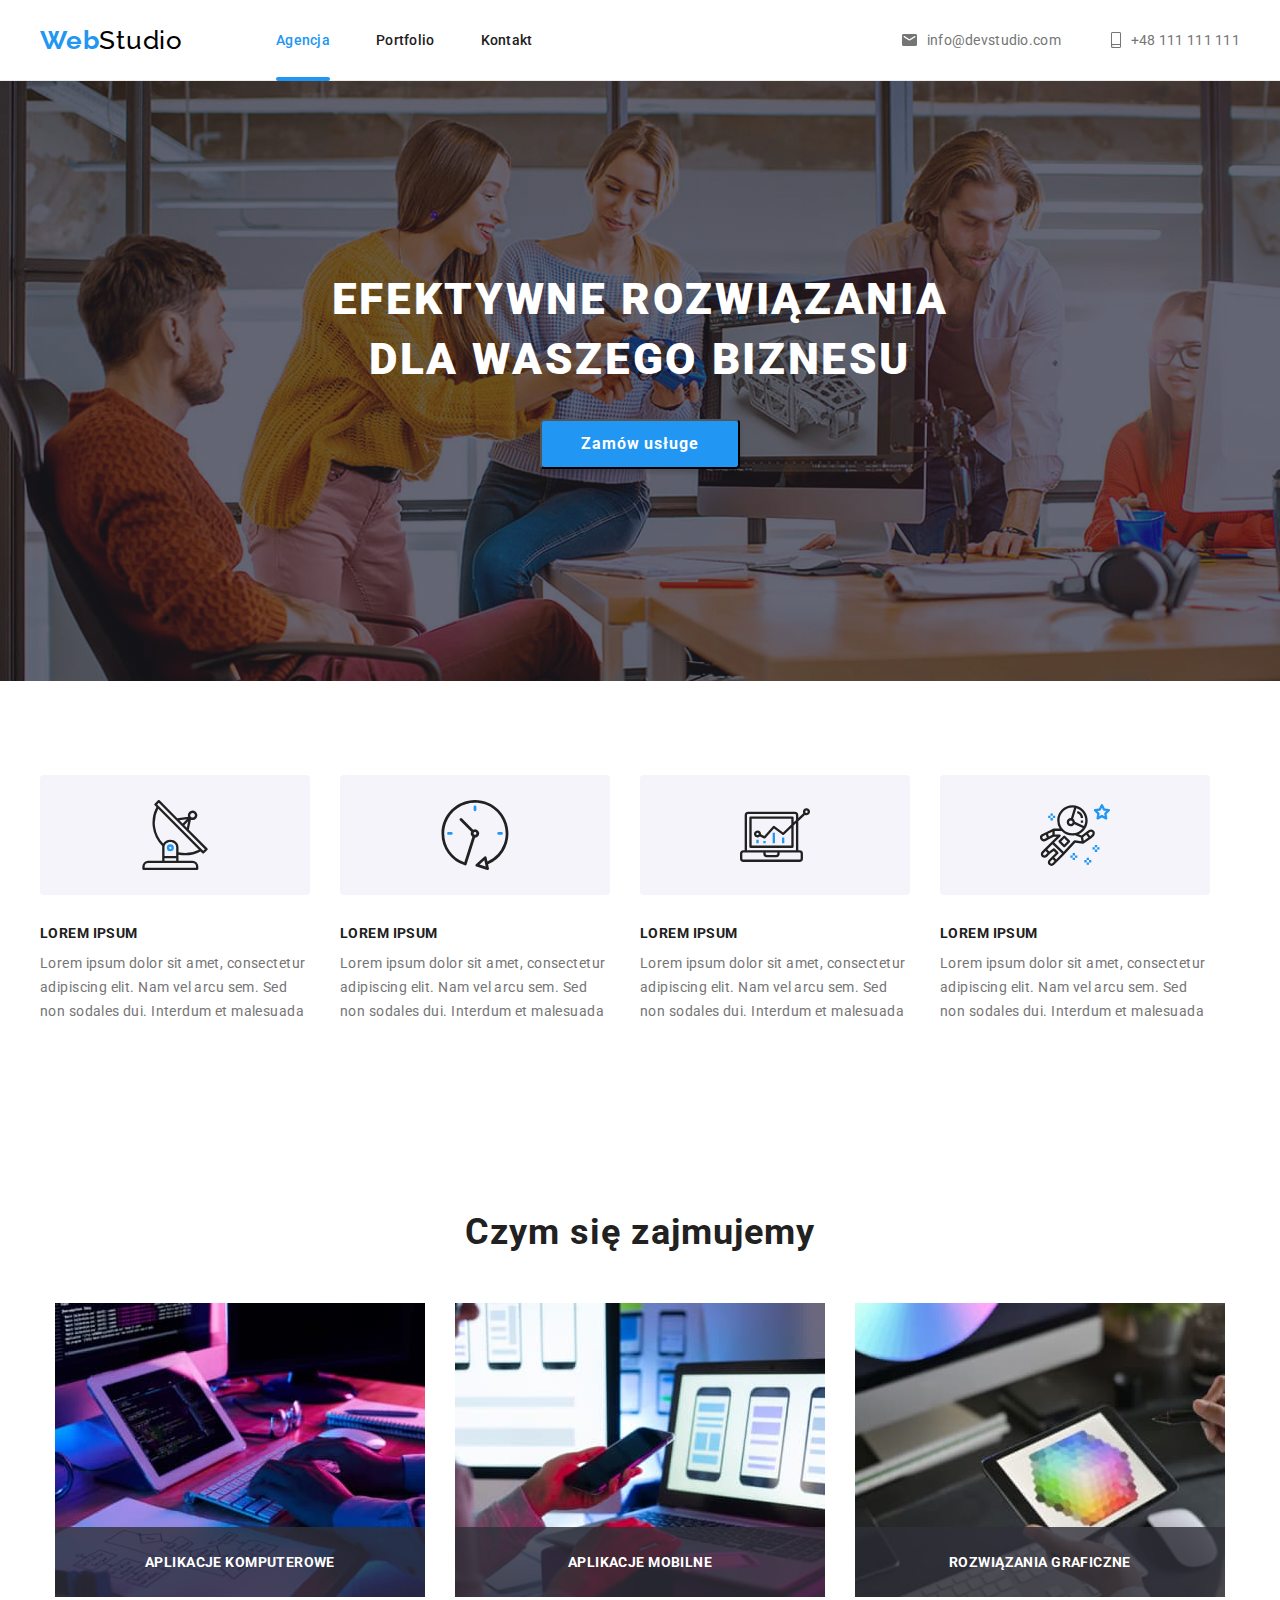
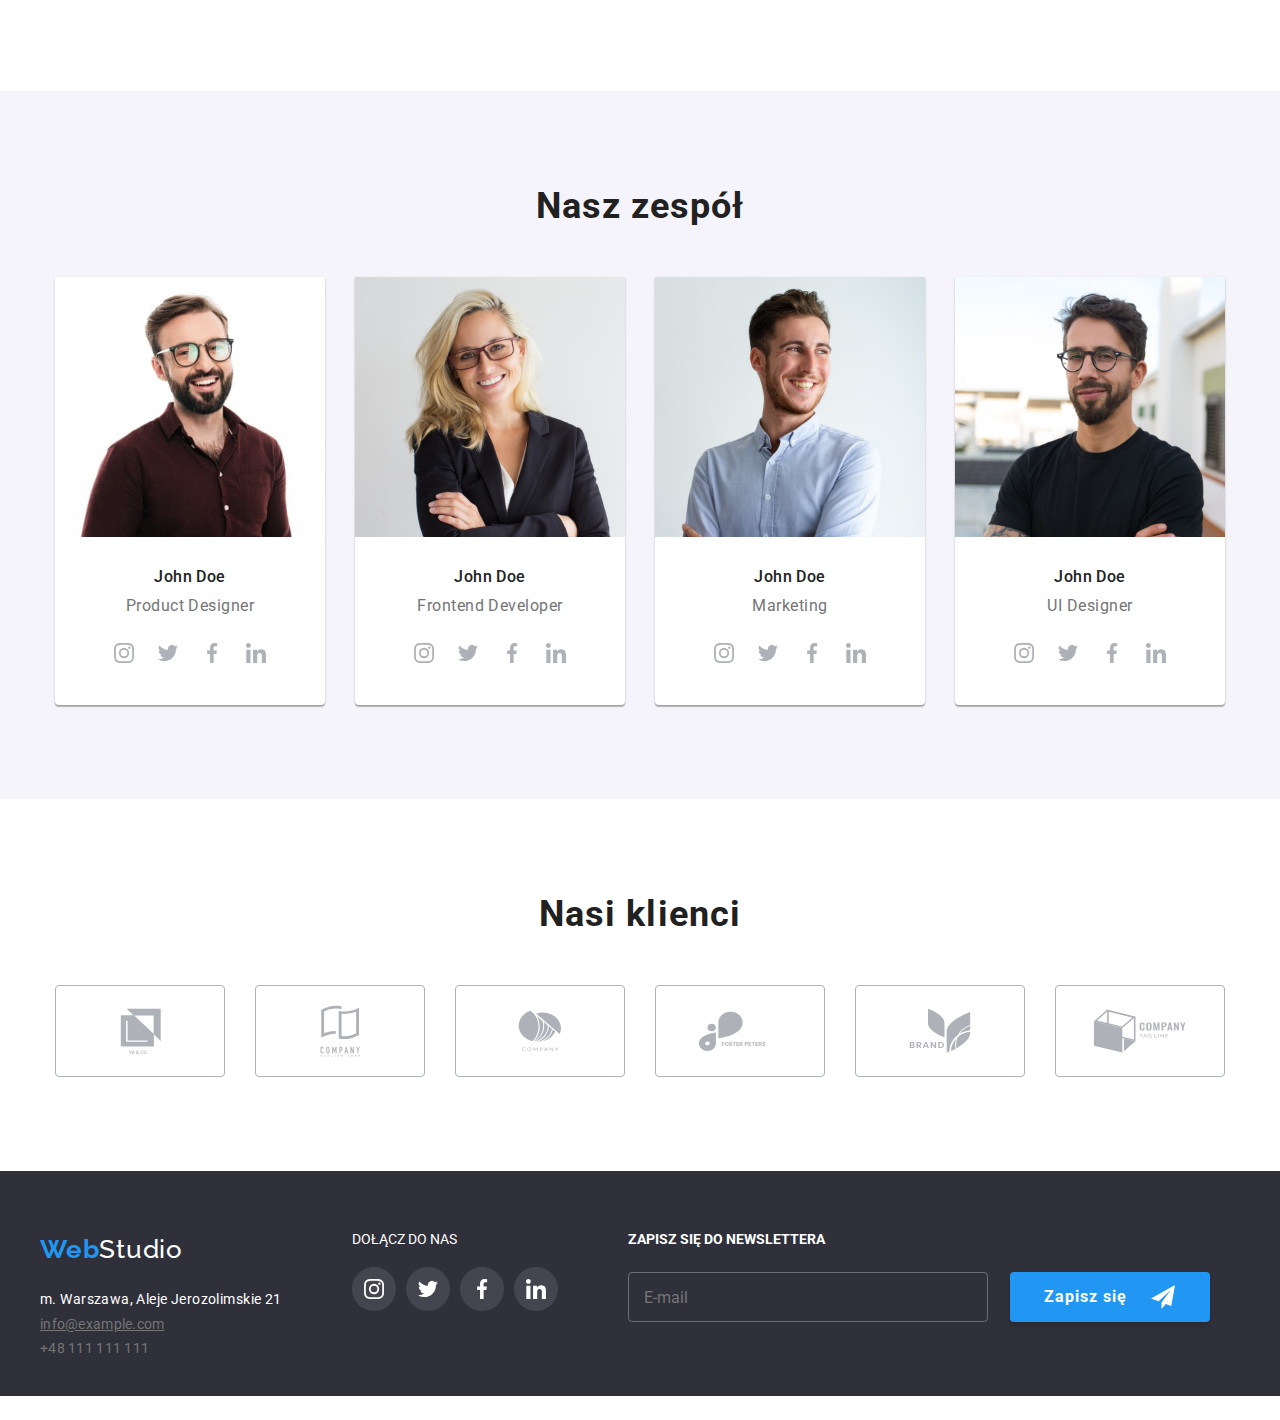
<file: index.html>
<!DOCTYPE html>
<html lang="en">
  <head>
    <meta charset="UTF-8" />
    <meta http-equiv="X-UA-Compatible" content="IE=edge" />
    <meta name="viewport" content="width=device-width, initial-scale=1.0" />
    <title>Studio</title>
    <link
      rel="stylesheet"
      href="https://cdnjs.cloudflare.com/ajax/libs/modern-normalize/1.1.0/modern-normalize.min.css"
    />
    <link rel="preconnect" href="https://fonts.googleapis.com" />
    <link rel="preconnect" href="https://fonts.gstatic.com" crossorigin />
    <link
      href="https://fonts.googleapis.com/css2?family=Raleway:wght@700&family=Roboto:wght@400;500;700;900&display=swap"
      rel="stylesheet"
    />
    <link rel="stylesheet" href="css/styles.css" />
  </head>
  <body>
    <div class="modal is-hidden" data-modal>
      <div class="window">
        <button class="button-close" data-modal-close>
          <img src="./images/close.png" alt="close x" />
        </button>
        <div class="modal-title">Zostaw swoje dane w formularzu poniżej</div>
        <form class="form-flex">
          <label class="input-label">
            Imię<svg class="form-icon" height="12px" width="12px">
              <use href="./images/icons.svg#icon-person"></use>
            </svg>
            <input class="modal-input" type="text" name="name" />
          </label>
          <label class="input-label">
            Telefon<svg class="form-icon" height="13px" width="13px">
              <use href="./images/icons.svg#icon-telephone"></use>
            </svg>
            <input
              class="modal-input"
              type="tel"
              name="phone"
              minlength="5"
              maxlength="12"
            />
          </label>
          <label class="input-label">
            Email<svg class="form-icon" height="15px" width="12px">
              <use href="./images/icons.svg#icon-envelope"></use>
            </svg>
            <input class="modal-input" type="email" name="email" />
          </label>
          <label class="input-label"
            >Komentarz
            <textarea
              class="comment-area"
              name="feedback"
              rows="5"
              placeholder="Wprowadź tekst"
            ></textarea>
          </label>
          <label class="checkbox-modal">
            <input
              type="checkbox"
              name="regcheck"
              value="regcheck"
              unchecked
              class="form-check"
            /><span class="checkmark"></span>Oświadczam iż akceptuję
            <a href="#" class="active-link">Regulamin</a>i<a
              href="#"
              class="active-link"
              >Politykę Prywatności.</a
            >
          </label>
          <div class="submit-button">
            <button type="submit" class="submit-button">Wyślij</button>
          </div>
        </form>
      </div>
    </div>
    <header class="header">
      <div class="container">
        <div class="header-container">
          <a class="link-normal" href="./index.html"
            ><span class="web-title">Web</span
            ><span class="web-title-black">Studio</span>
          </a>
          <nav class="nav1">
            <ul class="nav-list">
              <li>
                <a class="link-normal link-current" href="./index.html"
                  >Agencja</a
                >
              </li>
              <li>
                <a class="link-normal" href="./portfolio.html">Portfolio</a>
              </li>
              <li><a class="link-normal" href="#">Kontakt</a></li>
            </ul>
          </nav>
          <ul class="contact-list">
            <li class="contact-hover">
              <svg class="icon-contacts" height="12px" width="16px">
                <use href="./images/icons.svg#icon-envelope"></use>
              </svg>
              <a class="contacts" href="mailto:info@devstudio.com"
                >info@devstudio.com</a
              >
            </li>
            <li class="contact-hover">
              <svg class="icon-contacts" height="16px" width="10px">
                <use href="./images/icons.svg#icon-smartphone"></use>
              </svg>
              <a class="contacts" href="tel:+48111111111">+48 111 111 111</a>
            </li>
          </ul>
        </div>
      </div>
    </header>
    <section class="section banner">
      <div class="container">
        <div class="banner-flex">
          <h1 class="main-title ban-tit-items">
            efektywne rozwiązania dla waszego biznesu
          </h1>
          <div class="ban-tit-button">
            <button class="button-head" type="button" data-modal-open>
              Zamów usługe
            </button>
          </div>
        </div>
      </div>
    </section>
    <section class="section">
      <div class="container">
        <section>
          <ul class="about-section">
            <li class="about-li">
              <div class="flex-about">
                <svg height="70px" width="70px">
                  <use href="./images/icons.svg#icon-antenna"></use>
                </svg>
              </div>
              <h2 class="feature-title">LOREM IPSUM</h2>
              <p class="feature-text">
                Lorem ipsum dolor sit amet, consectetur adipiscing elit. Nam vel
                arcu sem. Sed non sodales dui. Interdum et malesuada
              </p>
            </li>
            <li class="about-li">
              <div class="flex-about">
                <svg height="70px" width="70px">
                  <use href="./images/icons.svg#icon-clock"></use>
                </svg>
              </div>
              <h2 class="feature-title">LOREM IPSUM</h2>
              <p class="feature-text">
                Lorem ipsum dolor sit amet, consectetur adipiscing elit. Nam vel
                arcu sem. Sed non sodales dui. Interdum et malesuada
              </p>
            </li>
            <li class="about-li">
              <div class="flex-about">
                <svg height="70px" width="70px">
                  <use href="./images/icons.svg#icon-diagram"></use>
                </svg>
              </div>
              <h2 class="feature-title">LOREM IPSUM</h2>
              <p class="feature-text">
                Lorem ipsum dolor sit amet, consectetur adipiscing elit. Nam vel
                arcu sem. Sed non sodales dui. Interdum et malesuada
              </p>
            </li>
            <li class="about-li">
              <div class="flex-about">
                <svg height="70px" width="70px">
                  <use href="./images/icons.svg#icon-astronaut"></use>
                </svg>
              </div>
              <h2 class="feature-title">LOREM IPSUM</h2>
              <p class="feature-text">
                Lorem ipsum dolor sit amet, consectetur adipiscing elit. Nam vel
                arcu sem. Sed non sodales dui. Interdum et malesuada
              </p>
            </li>
          </ul>
        </section>
      </div>
    </section>
    <section class="section">
      <div class="container">
        <section class="work-section">
          <div class="work-subtitle">
            <h2 class="subtitle">Czym się zajmujemy</h2>
          </div>
          <ul class="work-img">
            <li class="what-we-do">
              <img
                src="./images/programming.jpg"
                width="370"
                height="294"
                alt="programming"
              />
              <div class="what-we-do-box">
                <p class="wwd-title">Aplikacje komputerowe</p>
              </div>
            </li>
            <li class="what-we-do">
              <img
                src="./images/mobile.jpg"
                width="370"
                height="294"
                alt="mobile programming"
              />
              <div class="what-we-do-box">
                <p class="wwd-title">Aplikacje mobilne</p>
              </div>
            </li>
            <li class="what-we-do">
              <img
                src="./images/colorstyle.jpg"
                width="370"
                height="294"
                alt="style design"
              />
              <div class="what-we-do-box">
                <p class="wwd-title">Rozwiązania graficzne</p>
              </div>
            </li>
          </ul>
        </section>
      </div>
    </section>
    <section class="section" style="background: #f5f4fa">
      <div class="container">
        <section class="work-section">
          <div class="work-subtitle">
            <h2 class="subtitle">Nasz zespół</h2>
          </div>
          <ul class="work-img" style="list-style: none">
            <li>
              <figure>
                <img
                  src="./images/johndoe1.jpg"
                  width="270"
                  height="260"
                  alt="Photo of John Doe"
                />
                <figcaption>
                  <p class="name-title">John Doe</p>
                  <p class="name-text">Product Designer</p>
                  <p class="social-flex">
                    <svg class="icon-socials-team" height="44px" width="44px">
                      <use href="./images/icons.svg#icon-instagram2"></use>
                    </svg>
                    <svg class="icon-socials-team" height="44px" width="44px">
                      <use href="./images/icons.svg#icon-twitter2"></use>
                    </svg>
                    <svg class="icon-socials-team" height="44px" width="44px">
                      <use href="./images/icons.svg#icon-facebook2"></use>
                    </svg>
                    <svg class="icon-socials-team" height="44px" width="44px">
                      <use href="./images/icons.svg#icon-linkedin2"></use>
                    </svg>
                  </p>
                </figcaption>
              </figure>
            </li>
            <li>
              <figure>
                <img
                  src="./images/johndoe2.jpg"
                  width="270"
                  height="260"
                  alt="Photo of John Doe"
                />
                <figcaption>
                  <p class="name-title">John Doe</p>
                  <p class="name-text">Frontend Developer</p>
                  <p class="social-flex">
                    <svg class="icon-socials-team" height="44px" width="44px">
                      <use href="./images/icons.svg#icon-instagram2"></use>
                    </svg>
                    <svg class="icon-socials-team" height="44px" width="44px">
                      <use href="./images/icons.svg#icon-twitter2"></use>
                    </svg>
                    <svg class="icon-socials-team" height="44px" width="44px">
                      <use href="./images/icons.svg#icon-facebook2"></use>
                    </svg>
                    <svg class="icon-socials-team" height="44px" width="44px">
                      <use href="./images/icons.svg#icon-linkedin2"></use>
                    </svg>
                  </p>
                </figcaption>
              </figure>
            </li>
            <li>
              <figure>
                <img
                  src="./images/johndoe3.jpg"
                  width="270"
                  height="260"
                  alt="Photo of John Doe"
                />
                <figcaption>
                  <p class="name-title">John Doe</p>
                  <p class="name-text">Marketing</p>
                  <p class="social-flex">
                    <svg class="icon-socials-team" height="44px" width="44px">
                      <use href="./images/icons.svg#icon-instagram2"></use>
                    </svg>
                    <svg class="icon-socials-team" height="44px" width="44px">
                      <use href="./images/icons.svg#icon-twitter2"></use>
                    </svg>
                    <svg class="icon-socials-team" height="44px" width="44px">
                      <use href="./images/icons.svg#icon-facebook2"></use>
                    </svg>
                    <svg class="icon-socials-team" height="44px" width="44px">
                      <use href="./images/icons.svg#icon-linkedin2"></use>
                    </svg>
                  </p>
                </figcaption>
              </figure>
            </li>
            <li>
              <figure>
                <img
                  src="./images/johndoe4.jpg"
                  width="270"
                  height="260"
                  alt="Photo of John Doe"
                />
                <figcaption>
                  <p class="name-title">John Doe</p>
                  <p class="name-text">UI Designer</p>
                  <p class="social-flex">
                    <svg class="icon-socials-team" height="44px" width="44px">
                      <use href="./images/icons.svg#icon-instagram2"></use>
                    </svg>
                    <svg class="icon-socials-team" height="44px" width="44px">
                      <use href="./images/icons.svg#icon-twitter2"></use>
                    </svg>
                    <svg class="icon-socials-team" height="44px" width="44px">
                      <use href="./images/icons.svg#icon-facebook2"></use>
                    </svg>
                    <svg class="icon-socials-team" height="44px" width="44px">
                      <use href="./images/icons.svg#icon-linkedin2"></use>
                    </svg>
                  </p>
                </figcaption>
              </figure>
            </li>
          </ul>
        </section>
      </div>
    </section>
    <section>
      <div class="container">
        <div class="client-title">
          <h2 class="subtitle">Nasi klienci</h2>
        </div>
        <div class="flex-clients">
          <span class="flex-client-items">
            <svg width="41px" height="46.7px">
              <use href="./images/icons.svg#icon-client1"></use>
            </svg>
          </span>
          <span class="flex-client-items">
            <svg width="40px" height="52">
              <use href="./images/icons.svg#icon-client2"></use>
            </svg>
          </span>
          <span class="flex-client-items">
            <svg width="43.46px" height="41.18px">
              <use href="./images/icons.svg#icon-client3"></use>
            </svg>
          </span>
          <span class="flex-client-items">
            <svg width="84.44px" height="40.62px">
              <use href="./images/icons.svg#icon-client4"></use>
            </svg>
          </span>
          <span class="flex-client-items">
            <svg width="62.54px" height="45.43px">
              <use href="./images/icons.svg#icon-client5"></use>
            </svg>
          </span>
          <span class="flex-client-items">
            <svg width="93.79px" height="43.93px">
              <use href="./images/icons.svg#icon-client6"></use>
            </svg>
          </span>
        </div>
      </div>
    </section>
    <footer class="foot">
      <section class="section foot-padd">
        <div class="container">
          <div class="foot-flex">
            <div class="foot-item">
              <a class="link-normal" href="./index.html"
                ><span class="web-title">Web</span
                ><span class="web-title-white">Studio</span></a
              >
              <address class="address-padd">
                <span class="address">m. Warszawa, Aleje Jerozolimskie 21</span
                ><br />
                <span class="contacts mail">info@example.com</span><br />
                <span class="contacts">+48 111 111 111</span><br />
              </address>
            </div>
            <div class="foot-item">
              <p>DOŁĄCZ DO NAS</p>
              <div class="foot-item-icon">
                <svg class="icon-socials" height="44px" width="44px">
                  <use href="./images/icons.svg#icon-instagram"></use>
                </svg>
                <svg class="icon-socials" height="44px" width="44px">
                  <use href="./images/icons.svg#icon-twitter"></use>
                </svg>
                <svg class="icon-socials" height="44px" width="44px">
                  <use href="./images/icons.svg#icon-facebook"></use>
                </svg>
                <svg class="icon-socials" height="44px" width="44px">
                  <use href="./images/icons.svg#icon-linkedin"></use>
                </svg>
              </div>
            </div>
            <div class="foot-subs">
              <label class="footer-label">Zapisz się do newslettera</label>
              <div class="foot-button">
                <input
                  type="email"
                  name="subscription"
                  class="input-post"
                  placeholder="E-mail"
                />

                <button type="submit" class="submit-button">
                  <div class="submit-svg">
                    Zapisz się
                    <svg height="24" width="24">
                      <use href="./images/icons.svg#icon-subsc"></use>
                    </svg>
                  </div>
                </button>
              </div>
            </div>
          </div>
        </div>
      </section>
    </footer>
    <script src="./js/modal.js"></script>
  </body>
</html>
</file>
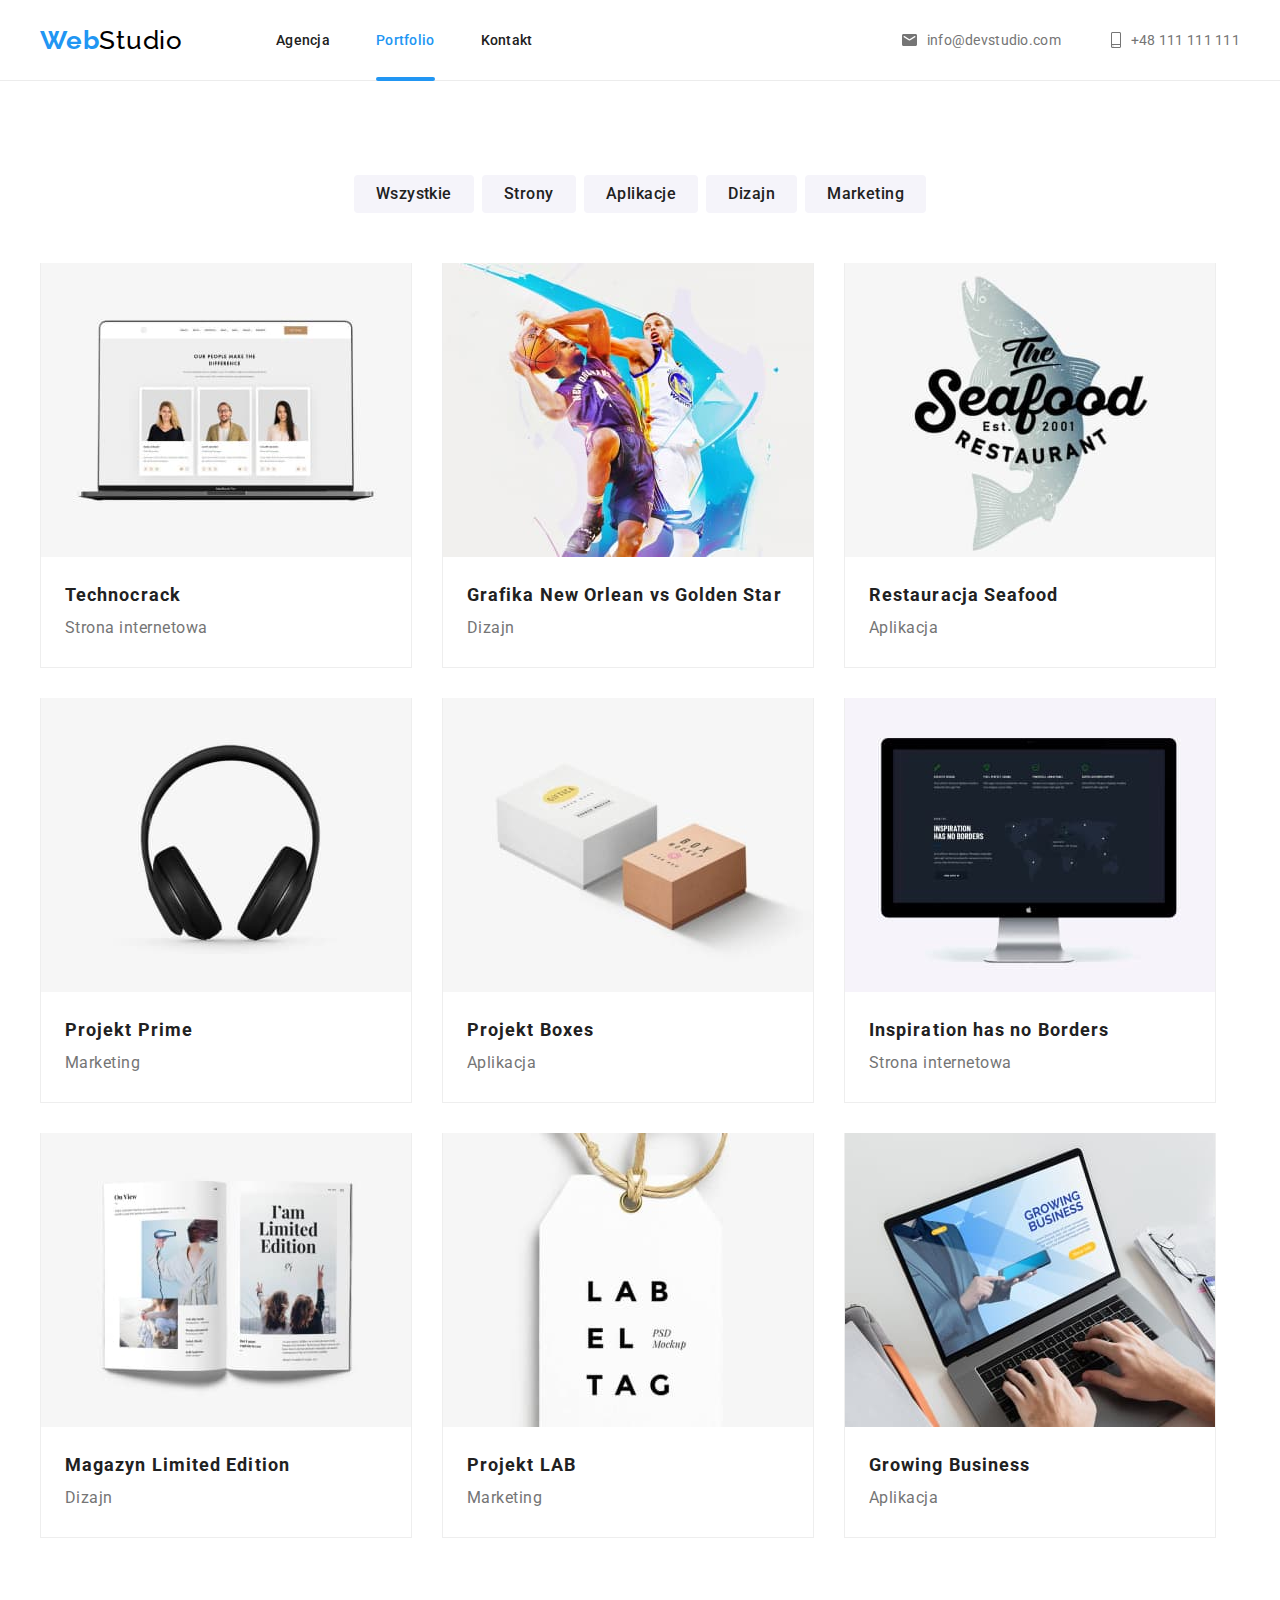
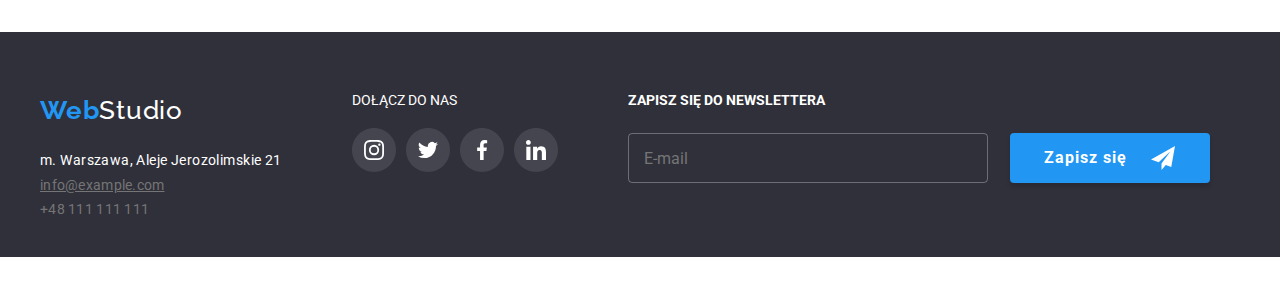
<file: portfolio.html>
<!DOCTYPE html>
<html lang="en">
  <head>
    <meta charset="UTF-8" />
    <meta http-equiv="X-UA-Compatible" content="IE=edge" />
    <meta name="viewport" content="width=device-width, initial-scale=1.0" />
    <title>Portfolio</title>
    <link
      rel="stylesheet"
      href="https://cdnjs.cloudflare.com/ajax/libs/modern-normalize/1.1.0/modern-normalize.min.css"
    />
    <link rel="preconnect" href="https://fonts.googleapis.com" />
    <link rel="preconnect" href="https://fonts.gstatic.com" crossorigin />
    <link
      href="https://fonts.googleapis.com/css2?family=Raleway:wght@700&family=Roboto:wght@400;500;700;900&display=swap"
      rel="stylesheet"
    />
    <link rel="stylesheet" href="css/styles.css" />
  </head>
  <body>
    <header class="header">
      <div class="container">
        <div class="header-container">
          <a class="link-normal" href="./index.html"
            ><span class="web-title">Web</span
            ><span class="web-title-black">Studio</span>
          </a>
          <nav class="nav">
            <ul class="nav-list">
              <li><a class="link-normal" href="./index.html">Agencja</a></li>
              <li>
                <a class="link-normal link-current" href="./portfolio.html"
                  >Portfolio</a
                >
              </li>
              <li><a class="link-normal" href="#">Kontakt</a></li>
            </ul>
          </nav>
          <ul class="contact-list">
            <li class="contact-hover">
              <svg class="icon-contacts" height="12px" width="16px">
                <use href="./images/icons.svg#icon-envelope"></use>
              </svg>
              <a class="contacts" href="mailto:info@devstudio.com"
                >info@devstudio.com</a
              >
            </li>
            <li class="contact-hover">
              <svg class="icon-contacts" height="16px" width="10px">
                <use href="./images/icons.svg#icon-smartphone"></use>
              </svg>
              <a class="contacts" href="tel:+48111111111">+48 111 111 111</a>
            </li>
          </ul>
        </div>
      </div>
    </header>
    <section class="section">
      <div class="container">
        <ul class="flex-buttons" style="list-style: none">
          <li>
            <button class="button-filter" type="button">Wszystkie</button>
          </li>
          <li><button class="button-filter" type="button">Strony</button></li>
          <li>
            <button class="button-filter" type="button">Aplikacje</button>
          </li>
          <li><button class="button-filter" type="button">Dizajn</button></li>
          <li>
            <button class="button-filter" type="button">Marketing</button>
          </li>
        </ul>
        <ul class="photos-cards">
          <li class="photos-li">
            <figure class="fig">
              <div class="box">
                <img
                  src="./images/technocrack.jpg"
                  width="370"
                  height="294"
                  alt="Photo of John Doe"
                />
                <div class="overlay">
                  <p class="text-box">
                    Technocrack jest popularną platformą wykorzystywaną do
                    rozpowszechniania koronawirusa. Firmy wykorzystują tę
                    platformę do celów szpiegowskich i ataków na
                    niezabezpieczone serwery konkurencji
                  </p>
                </div>
              </div>
              <figcaption>
                <p class="image-title">Technocrack</p>
                <p class="image-text">Strona internetowa</p>
              </figcaption>
            </figure>
          </li>
          <li class="photos-li">
            <figure class="fig">
              <div class="box">
                <img
                  src="./images/orlean-star.jpg"
                  width="370"
                  height="294"
                  alt="Photo of John Doe"
                />
                <div class="overlay">
                  <p class="text-box">
                    Technocrack jest popularną platformą wykorzystywaną do
                    rozpowszechniania koronawirusa. Firmy wykorzystują tę
                    platformę do celów szpiegowskich i ataków na
                    niezabezpieczone serwery konkurencji
                  </p>
                </div>
              </div>
              <figcaption>
                <p class="image-title">Grafika New Orlean vs Golden Star</p>
                <p class="image-text">Dizajn</p>
              </figcaption>
            </figure>
          </li>
          <li class="photos-li">
            <figure class="fig">
              <div class="box">
                <img
                  src="./images/seafood.jpg"
                  width="370"
                  height="294"
                  alt="Photo of John Doe"
                />
                <div class="overlay">
                  <p class="text-box">
                    Technocrack jest popularną platformą wykorzystywaną do
                    rozpowszechniania koronawirusa. Firmy wykorzystują tę
                    platformę do celów szpiegowskich i ataków na
                    niezabezpieczone serwery konkurencji
                  </p>
                </div>
              </div>
              <figcaption>
                <p class="image-title">Restauracja Seafood</p>
                <p class="image-text">Aplikacja</p>
              </figcaption>
            </figure>
          </li>
          <li class="photos-li">
            <figure class="fig">
              <div class="box">
                <img
                  src="./images/prime.jpg"
                  width="370"
                  height="294"
                  alt="Photo of John Doe"
                />
                <div class="overlay">
                  <p class="text-box">
                    Technocrack jest popularną platformą wykorzystywaną do
                    rozpowszechniania koronawirusa. Firmy wykorzystują tę
                    platformę do celów szpiegowskich i ataków na
                    niezabezpieczone serwery konkurencji
                  </p>
                </div>
              </div>
              <figcaption>
                <p class="image-title">Projekt Prime</p>
                <p class="image-text">Marketing</p>
              </figcaption>
            </figure>
          </li>
          <li class="photos-li">
            <figure class="fig">
              <div class="box">
                <img
                  src="./images/boxes.jpg"
                  width="370"
                  height="294"
                  alt="Photo of John Doe"
                />
                <div class="overlay">
                  <p class="text-box">
                    Technocrack jest popularną platformą wykorzystywaną do
                    rozpowszechniania koronawirusa. Firmy wykorzystują tę
                    platformę do celów szpiegowskich i ataków na
                    niezabezpieczone serwery konkurencji
                  </p>
                </div>
              </div>
              <figcaption>
                <p class="image-title">Projekt Boxes</p>
                <p class="image-text">Aplikacja</p>
              </figcaption>
            </figure>
          </li>
          <li class="photos-li">
            <figure class="fig">
              <div class="box">
                <img
                  src="./images/inspiration.jpg"
                  width="370"
                  height="294"
                  alt="Photo of John Doe"
                />
                <div class="overlay">
                  <p class="text-box">
                    Technocrack jest popularną platformą wykorzystywaną do
                    rozpowszechniania koronawirusa. Firmy wykorzystują tę
                    platformę do celów szpiegowskich i ataków na
                    niezabezpieczone serwery konkurencji
                  </p>
                </div>
              </div>
              <figcaption>
                <p class="image-title">Inspiration has no Borders</p>
                <p class="image-text">Strona internetowa</p>
              </figcaption>
            </figure>
          </li>
          <li class="photos-li">
            <figure class="fig">
              <div class="box">
                <img
                  src="./images/magasine.jpg"
                  width="370"
                  height="294"
                  alt="Photo of John Doe"
                />
                <div class="overlay">
                  <p class="text-box">
                    Technocrack jest popularną platformą wykorzystywaną do
                    rozpowszechniania koronawirusa. Firmy wykorzystują tę
                    platformę do celów szpiegowskich i ataków na
                    niezabezpieczone serwery konkurencji
                  </p>
                </div>
              </div>
              <figcaption>
                <p class="image-title">Magazyn Limited Edition</p>
                <p class="image-text">Dizajn</p>
              </figcaption>
            </figure>
          </li>
          <li class="photos-li">
            <figure class="fig">
              <div class="box">
                <img
                  src="./images/project-lab.jpg"
                  width="370"
                  height="294"
                  alt="Photo of John Doe"
                />
                <div class="overlay">
                  <p class="text-box">
                    Technocrack jest popularną platformą wykorzystywaną do
                    rozpowszechniania koronawirusa. Firmy wykorzystują tę
                    platformę do celów szpiegowskich i ataków na
                    niezabezpieczone serwery konkurencji
                  </p>
                </div>
              </div>
              <figcaption>
                <p class="image-title">Projekt LAB</p>
                <p class="image-text">Marketing</p>
              </figcaption>
            </figure>
          </li>
          <li class="photos-li">
            <figure class="fig">
              <div class="box">
                <img
                  src="./images/growing.jpg"
                  width="370"
                  height="294"
                  alt="Photo of John Doe"
                />
                <div class="overlay">
                  <p class="text-box">
                    Technocrack jest popularną platformą wykorzystywaną do
                    rozpowszechniania koronawirusa. Firmy wykorzystują tę
                    platformę do celów szpiegowskich i ataków na
                    niezabezpieczone serwery konkurencji
                  </p>
                </div>
              </div>
              <figcaption>
                <p class="image-title">Growing Business</p>
                <p class="image-text">Aplikacja</p>
              </figcaption>
            </figure>
          </li>
        </ul>
      </div>
    </section>
    <footer class="foot">
      <section class="section foot-padd">
        <div class="container">
          <div class="foot-flex">
            <div class="foot-item">
              <a class="link-normal" href="./index.html"
                ><span class="web-title">Web</span
                ><span class="web-title-white">Studio</span></a
              >
              <address class="address-padd">
                <span class="address">m. Warszawa, Aleje Jerozolimskie 21</span
                ><br />
                <span class="contacts mail">info@example.com</span><br />
                <span class="contacts">+48 111 111 111</span><br />
              </address>
            </div>
            <div class="foot-item">
              <p>DOŁĄCZ DO NAS</p>
              <div class="foot-item-icon">
                <svg class="icon-socials" height="44px" width="44px">
                  <use href="./images/icons.svg#icon-instagram"></use>
                </svg>
                <svg class="icon-socials" height="44px" width="44px">
                  <use href="./images/icons.svg#icon-twitter"></use>
                </svg>
                <svg class="icon-socials" height="44px" width="44px">
                  <use href="./images/icons.svg#icon-facebook"></use>
                </svg>
                <svg class="icon-socials" height="44px" width="44px">
                  <use href="./images/icons.svg#icon-linkedin"></use>
                </svg>
              </div>
            </div>
            <div class="foot-subs">
              <label class="footer-label">Zapisz się do newslettera</label>
              <div class="foot-button">
                <input
                  type="email"
                  name="subscription"
                  class="input-post"
                  placeholder="E-mail"
                />

                <button type="submit" class="submit-button">
                  <div class="submit-svg">
                    Zapisz się
                    <svg height="24" width="24">
                      <use href="./images/icons.svg#icon-subsc"></use>
                    </svg>
                  </div>
                </button>
              </div>
            </div>
          </div>
        </div>
      </section>
    </footer>
  </body>
</html>
</file>
<file: css/styles.css>
/* html main styles */
body {
  font-family: "Roboto", sans-serif;
  color: #212121;
}
img {
  display: block;
}
.image-title {
  font-weight: 700;
  font-size: 18px;
  line-height: 200%;
  letter-spacing: 0.06em;
  margin: 20px 24px 0px 24px;
}

.image-text {
  font-size: 16px;
  line-height: 188%;
  letter-spacing: 0.03em;
  color: #757575;
  margin: 0px 24px 0px 24px;
}

.main-title {
  font-weight: 900;
  font-size: 44px;
  line-height: 60px;
  letter-spacing: 0.06em;
  text-transform: uppercase;
  color: #ffffff;
  align-items: center;
  text-align: center;
}
.feature-title {
  font-weight: 700;
  font-size: 14px;
  line-height: 16px;
  letter-spacing: 0.03em;
  text-transform: uppercase;
  padding: 0px 0px 10px 0px;
}

.feature-text {
  max-width: 270px;
  font-size: 14px;
  line-height: 24px;
  letter-spacing: 0.03em;
  color: #757575;
}

.subtitle {
  font-weight: 700;
  font-size: 36px;
  line-height: 42px;
  letter-spacing: 0.03em;
  text-align: center;
  padding: 0px 0px 50px 0px;
}

.name-title {
  font-weight: 500;
  font-size: 16px;
  line-height: 19px;
  letter-spacing: 0.03em;
  text-align: center;
  padding: 30px 0px 10px 0px;
}

.name-text {
  font-size: 16px;
  line-height: 19px;
  letter-spacing: 0.03em;
  color: #757575;
  text-align: center;
}

.web-title {
  font-family: "Raleway";
  text-decoration: none;
  font-weight: 700;
  font-size: 26px;
  line-height: 31px;
  letter-spacing: 0.03em;
  color: #2196f3;
}
.web-title-black {
  font-family: "Raleway";
  font-size: 26px;
  line-height: 36px;
  letter-spacing: 0.03em;
  color: #000000;
}

.web-title-white {
  font-family: "Raleway";
  font-size: 26px;
  line-height: 36px;
  letter-spacing: 0.03em;
  color: #ffffff;
}

.link-normal {
  text-decoration: none;
  color: #212121;
  font-family: "Roboto";
  font-weight: 500;
  font-size: 14px;
  line-height: 16px;
  letter-spacing: 0.02em;
  transition-property: color;
  transition: 250ms;
}

.link-normal:hover {
  color: #2196f3;
  transition-property: color;
  transition: 250ms;
  transition-timing-function: cubic-bezier(0.4, 0, 0.2, 1);
}
.link-normal:focus {
  color: #2196f3;
  transition-property: color;
  transition: 250ms;
  transition-timing-function: cubic-bezier(0.4, 0, 0.2, 1);
}

.link-current {
  color: #2196f3;
  position: relative;
}
.link-current::after {
  position: absolute;
  display: block;
  content: "";
  width: 100%;
  height: 4px;
  top: 45px;
  background: #2196f3;
  border-radius: 2px;
  pointer-events: none;
}

.contacts {
  color: #757575;
  font-style: normal;
  font-family: "Roboto";
  font-size: 14px;
  line-height: 16px;
  letter-spacing: 0.02em;
  text-decoration: none;
  transition-property: color;
  transition: 250ms;
}

.mail {
  text-decoration-line: underline;
}

.button-filter:hover {
  background-color: #2196f3;
  transition-property: background-color;
  transition: 250ms;
  transition-timing-function: cubic-bezier(0.4, 0, 0.2, 1);
  box-shadow: 0px 3px 1px rgba(0, 0, 0, 0.1), 0px 1px 2px rgba(0, 0, 0, 0.08),
    0px 2px 2px rgba(0, 0, 0, 0.12);
}
.button-filter:focus {
  background-color: #2196f3;
  transition-property: background-color;
  transition: 250ms;
  transition-timing-function: cubic-bezier(0.4, 0, 0.2, 1);
  box-shadow: 0px 3px 1px rgba(0, 0, 0, 0.1), 0px 1px 2px rgba(0, 0, 0, 0.08),
    0px 2px 2px rgba(0, 0, 0, 0.12);
}
.button-filter {
  padding: 0px 22px;
  cursor: pointer;
  height: 38px;
  background-color: #f5f4fa;
  border-radius: 4px;
  font-weight: 500;
  font-size: 16px;
  line-height: 162%;
  text-align: center;
  letter-spacing: 0.03em;
  color: #212121;
  border-radius: 4px;
  border: none;
  transition-property: background-color;
  transition: 250ms;
}

.button-head {
  width: 200px;
  height: 50px;
  cursor: pointer;
  background-color: #2196f3;
  box-shadow: 0px 4px 4px rgba(0, 0, 0, 0.15);
  border-radius: 4px;
  font-weight: 700;
  font-size: 16px;
  line-height: 30px;
  letter-spacing: 0.06em;
  color: #ffffff;
  text-align: center;
  align-items: center;
  transition-property: color, background-color;
  transition: 250ms;
}

.button-head:hover {
  background-color: #ffffff;
  color: #000000;
  transition-property: color, background-color;
  transition: 250ms;
  transition-timing-function: cubic-bezier(0.4, 0, 0.2, 1);
}
.button-head:focus {
  background-color: #ffffff;
  color: #000000;
  transition: color 250ms, background-color 250ms;
  transition-timing-function: cubic-bezier(0.4, 0, 0.2, 1);
}

.address {
  font-family: "Roboto";
  font-style: normal;
  font-size: 14px;
  line-height: 171%;
  letter-spacing: 0.03em;
  color: #ffffff;
}

.header {
  background: #ffffff;
  max-width: 1600px;
  margin: auto;
  border: 1px solid #ececec;
  border-width: 0px 0px 1px 0px;
}

.banner {
  background-image: linear-gradient(
      0deg,
      rgba(47, 48, 58, 0.4) 0%,
      rgba(47, 48, 58, 0.4) 100%
    ),
    url("../images/main-background.jpg");
  background-repeat: no-repeat;
  background-size: cover;
  width: 100%;
  height: 600px;
}
.foot {
  background: #2f303a;
  max-width: 1600px;
  margin: auto;
  height: 225px;
}
/* html main styles */
/* flexbox main styles */
* {
  box-sizing: border-box;
  margin: 0;
  padding: 0;
}

.container {
  width: 1200px;
  height: 100%;
  margin: auto;
}

.section {
  max-width: 1600px;
  padding: 94px 0px 94px 0px;
  margin: auto;
}
/* flexbox main styles */
/* portolio header */
.header-container {
  width: 1200px;
  height: 80px;
  display: flex;
  align-items: center;
  justify-content: flex-start;
  gap: 93px;
}

.nav-list {
  list-style: none;
  display: flex;
  gap: 46px;
}

.contact-list {
  list-style: none;
  display: flex;
  justify-content: center;
  align-items: center;
  gap: 50px;
  margin-right: 0px;
  margin-left: auto;
}
.contact-hover {
  display: flex;
  justify-content: center;
  align-items: center;
}
.contact-list:hover {
  cursor: pointer;
}
.contact-hover:hover .icon-contacts {
  fill: #2196f3;
  transition-property: fill;
  transition: 250ms;
  transition-timing-function: cubic-bezier(0.4, 0, 0.2, 1);
}
.contact-hover:focus .icon-contacts {
  fill: #2196f3;
  transition-property: fill;
  transition: 250ms;
  transition-timing-function: cubic-bezier(0.4, 0, 0.2, 1);
}
.contact-hover:hover .contacts {
  color: #2196f3;
  transition-property: color;
  transition: 250ms;
  transition-timing-function: cubic-bezier(0.4, 0, 0.2, 1);
}
.contact-hover:focus .contacts {
  color: #2196f3;
  transition-property: color;
  transition: 250ms;
  transition-timing-function: cubic-bezier(0.4, 0, 0.2, 1);
}

/* portolio header */
/* portolio photo cards */
.photos-cards {
  display: flex;
  height: 100%;
  list-style: none;
  flex-wrap: wrap;
  column-gap: 30px;
  gap: 30px;
}

.photos-li {
  position: relative;
  flex-basis: calc(100% / 3);
  border: 1px solid #eeeeee;
  border-width: 0px 1px 1px 1px;
  max-width: fit-content;
}
.photos-li:hover {
  box-shadow: 0px 1px 1px rgba(0, 0, 0, 0.12), 0px 4px 4px rgba(0, 0, 0, 0.06),
    1px 4px 6px rgba(0, 0, 0, 0.16);
  cursor: pointer;
  transition: box-shadow 250ms;
  transition-timing-function: cubic-bezier(0.4, 0, 0.2, 1);
}
.fig {
  background: #ffffff;
  width: 370px;
  height: 404px;
}
.flex-buttons {
  display: flex;
  justify-content: center;
  list-style: none;
  gap: 8px;
  padding-bottom: 50px;
}
/* portolio photo cards */
/*  footer */
.address-padd {
  padding: 20px 0px 0px 0px;
  line-height: 24px;
}
.address-padd span {
  margin: 9px 0px 9px 0px;
}
.foot-padd {
  padding: 60px 0px 60px 0px;
}
.foot-flex {
  display: flex;
  flex-direction: row;
  gap: 70px;
}
.foot-item {
  display: flex;
  flex-direction: column;
}
.foot-item-icon {
  display: flex;
  flex-direction: row;
  gap: 10px;
  padding: 20px 0px 0px 0px;
}
.foot-item p {
  color: #ffffff;
  font-size: 14px;
}

/*  footer */
/* agencja banner */
.banner-flex {
  display: flex;
  flex-direction: column;
  align-items: center;
  gap: 30px;
  padding: 94px 0px 0px 0px;
}
.ban-tit-items {
  justify-content: center;
  max-width: 696px;
  max-height: 120px;
}
.ban-tit-button {
  justify-content: center;
}
/* agencja banner */
/* agencja czym sie zajmujemy */
.about-section {
  display: flex;
  list-style: none;
  max-width: 1170px;
  gap: 30px;
}
.about-li {
  justify-content: space-between;
}
.work-section {
  display: flex;
  list-style: none;
  flex-direction: column;
  align-items: center;
}
.work-img {
  display: flex;
  list-style: none;
  flex-direction: row;
  gap: 30px;
}
.work-subtitle {
  list-style: none;
}
.client-title {
  padding: 94px 0px 0px 0px;
}
.work-img figure {
  background: #ffffff;
  width: 270px;
  height: 428px;
  box-shadow: 0px 1px 3px rgba(0, 0, 0, 0.12), 0px 1px 1px rgba(0, 0, 0, 0.14),
    0px 2px 1px rgba(0, 0, 0, 0.2);
  border-radius: 0px 0px 4px 4px;
}

/* icons svg  styles */

.icon-contacts {
  margin-left: 0px;
  margin-right: 10px;
  fill: #757575;
}
.icon-socials {
  fill: #ffffff1a;
  transition-property: fill;
  transition: 250ms;
}
.icon-socials:focus {
  fill: #2196f3;
  cursor: pointer;
  transition-property: fill;
  transition: 250ms;
  transition-timing-function: cubic-bezier(0.4, 0, 0.2, 1);
}
.icon-socials:hover {
  fill: #2196f3;
  cursor: pointer;
  transition-property: fill;
  transition: 250ms;
  transition-timing-function: cubic-bezier(0.4, 0, 0.2, 1);
}
.icon-socials-team {
  border: none;
  border-radius: 50%;
  fill: #afb1b8;
  transition-property: fill;
  transition: 250ms;
}
.social-flex {
  display: flex;
  align-items: center;
  justify-content: center;
  padding: 16px 0px 0px 0px;
}
.icon-socials-team:hover {
  cursor: pointer;
  background-color: #2196f3;
  fill: #ffffff;
  transition-property: fill, background-color;
  transition: 250ms;
  transition-timing-function: cubic-bezier(0.4, 0, 0.2, 1);
}
.icon-socials-team:focus {
  cursor: pointer;
  background-color: #2196f3;
  fill: #ffffff;
  transition-property: fill, background-color;
  transition: 250ms;
  transition-timing-function: cubic-bezier(0.4, 0, 0.2, 1);
}
.flex-about {
  display: flex;
  align-items: center;
  justify-content: center;
  margin: 0px 0px 30px 0px;
  border: none;
  background-color: #f5f4fa;
  height: 120px;
  width: 270px;
  border-radius: 4px;
}

.flex-clients {
  display: flex;
  list-style: none;
  flex-direction: row;
  align-items: center;
  justify-content: center;
  gap: 30px;
  margin: auto;
  padding: 0px 0px 94px 0px;
}
.flex-client-items {
  display: flex;
  justify-content: center;
  align-items: center;
  width: 170px;
  height: 92px;
  fill: #afb1b8;
  border: 1px solid #afb1b8;
  border-radius: 4px;
  transition-property: fill;
  transition: 250ms;
}
.flex-client-items:hover {
  cursor: pointer;
  fill: #2196f3;
  border: 1px solid #2196f3;
  transition-property: fill;
  transition: 250ms;
  transition-timing-function: cubic-bezier(0.4, 0, 0.2, 1);
}

/* icons svg  styles */
.what-we-do {
  position: relative;
  width: 100%;
}
.what-we-do div {
  position: absolute;
}
.what-we-do-box {
  display: flex;
  justify-content: center;
  align-content: center;
  bottom: 0;
  width: 100%;
  height: 70px;
  background: rgba(47, 48, 58, 0.8);
}

.wwd-title {
  position: absolute;
  padding: 27px 0px 27px 0px;
  width: 100%;
  text-align: center;
  font-family: "Roboto";
  font-style: normal;
  font-weight: 700;
  font-size: 14px;
  line-height: 16px;
  letter-spacing: 0.03em;
  text-transform: uppercase;
  color: #ffffff;
}
/* Overlay portfolio Start*/
.overlay {
  position: absolute;
  display: flex;
  align-items: center;
  justify-content: center;
  overflow: hidden;
  visibility: hidden;
  z-index: 0;
  top: 0;
  left: 0;
  width: 370px;
  height: 294px;
  background: rgba(33, 150, 243, 0.9);
  transform: translatey(100%);
  transition-property: transform;
  transition: 200ms ease;
}
.box {
  position: relative;
  width: 370px;
  height: 294px;
  overflow: hidden;
}
.fig:hover .box .overlay {
  transform: translatey(0);
  transition-property: transform;
  transition: 200ms ease;
  cursor: pointer;
  visibility: visible;
}

.text-box {
  margin: 0px 0px 0px 24px;
  font-family: "Roboto";
  font-style: normal;
  font-weight: 400;
  font-size: 18px;
  line-height: 28px;
  letter-spacing: 0.03em;
  color: #ffffff;
}
figure .fig > figcaption {
  /*figcaption on porfolio page*/
  position: absolute;
  background: #ffffff;
  z-index: 2;
  height: 110px;
  width: 370px;
  bottom: 0;
}
/* Overlay portfolio End*/
/* modal window */
.modal {
  position: fixed;
  display: flex;
  align-items: center;
  justify-content: center;
  width: 100%;
  height: 100%;
  background: rgba(0, 0, 0, 0.2);
  z-index: 2;
  opacity: 1;
  visibility: 1;
  transition: opacity 300ms ease-in-out 0s;
}

.window {
  position: relative;
  display: flex;
  flex-direction: column;
  justify-content: center;
  align-items: center;
  width: 528px;
  height: 581px;
  background: #ffffff;
  box-shadow: 0px 1px 3px rgba(0, 0, 0, 0.12), 0px 1px 1px rgba(0, 0, 0, 0.14),
    0px 2px 1px rgba(0, 0, 0, 0.2);
  border-radius: 4px;
}
.is-hidden {
  pointer-events: none;
  opacity: 0;
  visibility: hidden;
  transition-property: opacity;
  transition: 1s ease-in-out;
}
.button-close {
  position: absolute;
  background: none;
  border: none;
  cursor: pointer;
  margin: 0;
  padding: 0;
  right: 8px;
  top: 8px;
}
.form-flex {
  display: flex;
  flex-direction: column;
  justify-content: center;
  align-items: center;
}
.input-label {
  position: relative;
  display: flex;
  flex-direction: column;
  font-family: "Roboto";
  font-style: normal;
  font-weight: 400;
  font-size: 12px;
  line-height: 14px;
  letter-spacing: 0.01em;
  color: #757575;
  padding: 0px 0px 10px 0px;
  gap: 4px;
}

.modal-input {
  width: 448px;
  height: 40px;
  border: 1px solid rgba(33, 33, 33, 0.2);
  border-radius: 4px;
  padding: 0px 0px 0px 42px;
  outline: none;
  transition: 250ms;
  transition-timing-function: cubic-bezier(0.4, 0, 0.2, 1);
}
.modal-input:focus {
  border: 1px solid #2196f3;
  border-radius: 4px;
  transition: 250ms;
  transition-timing-function: cubic-bezier(0.4, 0, 0.2, 1);
}
.input-label:focus-within svg {
  fill: #2196f3;
  transition: 250ms;
  transition-timing-function: cubic-bezier(0.4, 0, 0.2, 1);
}
.comment-area {
  padding: 12px 16px;
  border: 1px solid rgba(33, 33, 33, 0.2);
  border-radius: 4px;
  width: 448px;
  height: 120px;
  font-family: "Roboto";
  resize: none;
  font-style: normal;
  font-weight: 400;
  font-size: 12px;
  line-height: 14px;
  letter-spacing: 0.01em;
  color: rgba(117, 117, 117, 0.5);
  outline: none;
  transition: 250ms;
  transition-timing-function: cubic-bezier(0.4, 0, 0.2, 1);
}
.comment-area:focus {
  border: 1px solid #2196f3;
  border-radius: 4px;
  transition: 250ms;
  transition-timing-function: cubic-bezier(0.4, 0, 0.2, 1);
}
.modal-title {
  font-family: "Roboto";
  font-style: normal;
  font-weight: 700;
  font-size: 20px;
  line-height: 23px;
  text-align: center;
  letter-spacing: 0.03em;
  color: #212121;
  margin: 0px 0px 12px 0px;
}
.form-check {
  position: absolute;
  padding: 0;
  border: 0;
  height: 1px;
  width: 1px;
  overflow: hidden;
}
.checkbox-modal {
  display: flex;
  flex-direction: row;
  justify-content: center;
  align-items: center;
  gap: 8px;
  padding: 10px 0px 20px 0px;
  font-family: "Roboto";
  font-style: normal;
  font-weight: 400;
  font-size: 14px;
  line-height: 24px;
  letter-spacing: 0.03em;
  color: #757575;
}
.checkmark {
  display: inline-block;
  align-items: center;
  border: 2px solid #000000;
  border-radius: 2px;
  height: 15px;
  width: 16px;
  cursor: pointer;
  transition: 250ms;
  transition-timing-function: cubic-bezier(0.4, 0, 0.2, 1);
}
.form-check:checked + .checkmark {
  background-image: url("../images/icon-check.svg");
  background-size: contain;
  background-origin: border-box;
  background-color: #2196f3;
  border-color: transparent;
  transition: 250ms;
  transition-timing-function: cubic-bezier(0.4, 0, 0.2, 1);
}
.modal-button {
  display: flex;
  align-items: center;
  justify-content: center;
}
.submit-button {
  vertical-align: middle;
  width: 200px;
  height: 50px;
  background: #2196f3;
  box-shadow: 0px 4px 4px rgba(0, 0, 0, 0.15);
  border: none;
  border-radius: 4px;
  font-family: "Roboto";
  font-style: normal;
  font-weight: 700;
  font-size: 16px;
  line-height: 30px;
  letter-spacing: 0.06em;
  color: #ffffff;
  cursor: pointer;
}
.form-icon {
  position: absolute;
  fill: #212121;
  top: 50%;
  left: 15px;
}
.active-link {
  margin: 0;
  padding: 0;
  color: #2196f3;
}
/* modal window */
/* footer sub */
.footer-label {
  display: block;
  margin-top: 0px;
  margin-bottom: 20px;
  font-weight: 700;
  font-size: 14px;
  font-style: normal;
  text-transform: uppercase;
  color: #ffffff;
}
.foot-subs {
  display: flex;
  flex-direction: column;
  gap: 5px;
}
.foot-button {
  display: flex;
  flex-direction: row;
  gap: 12px;
}
.input-post {
  margin-right: 10px;
  width: 360px;
  height: 50px;
  padding: 15px;
  border: 1px solid rgba(255, 255, 255, 0.3);
  background-color: inherit;
  border-radius: 4px;
  font-size: 16px;
  color: rgba(255, 255, 255, 0.6);
  outline: 0;
  transition: 250ms;
  transition-timing-function: cubic-bezier(0.4, 0, 0.2, 1);
}
.input-post:focus {
  border: 1px solid #2196f3;
  border-radius: 4px;
  transition: 250ms;
  transition-timing-function: cubic-bezier(0.4, 0, 0.2, 1);
}
.submit-svg {
  display: flex;
  flex-direction: row;
  align-items: center;
  justify-content: center;
  gap: 24px;
  padding: 0px;
  margin: 0px;
}

/* footer sub */
</file>
